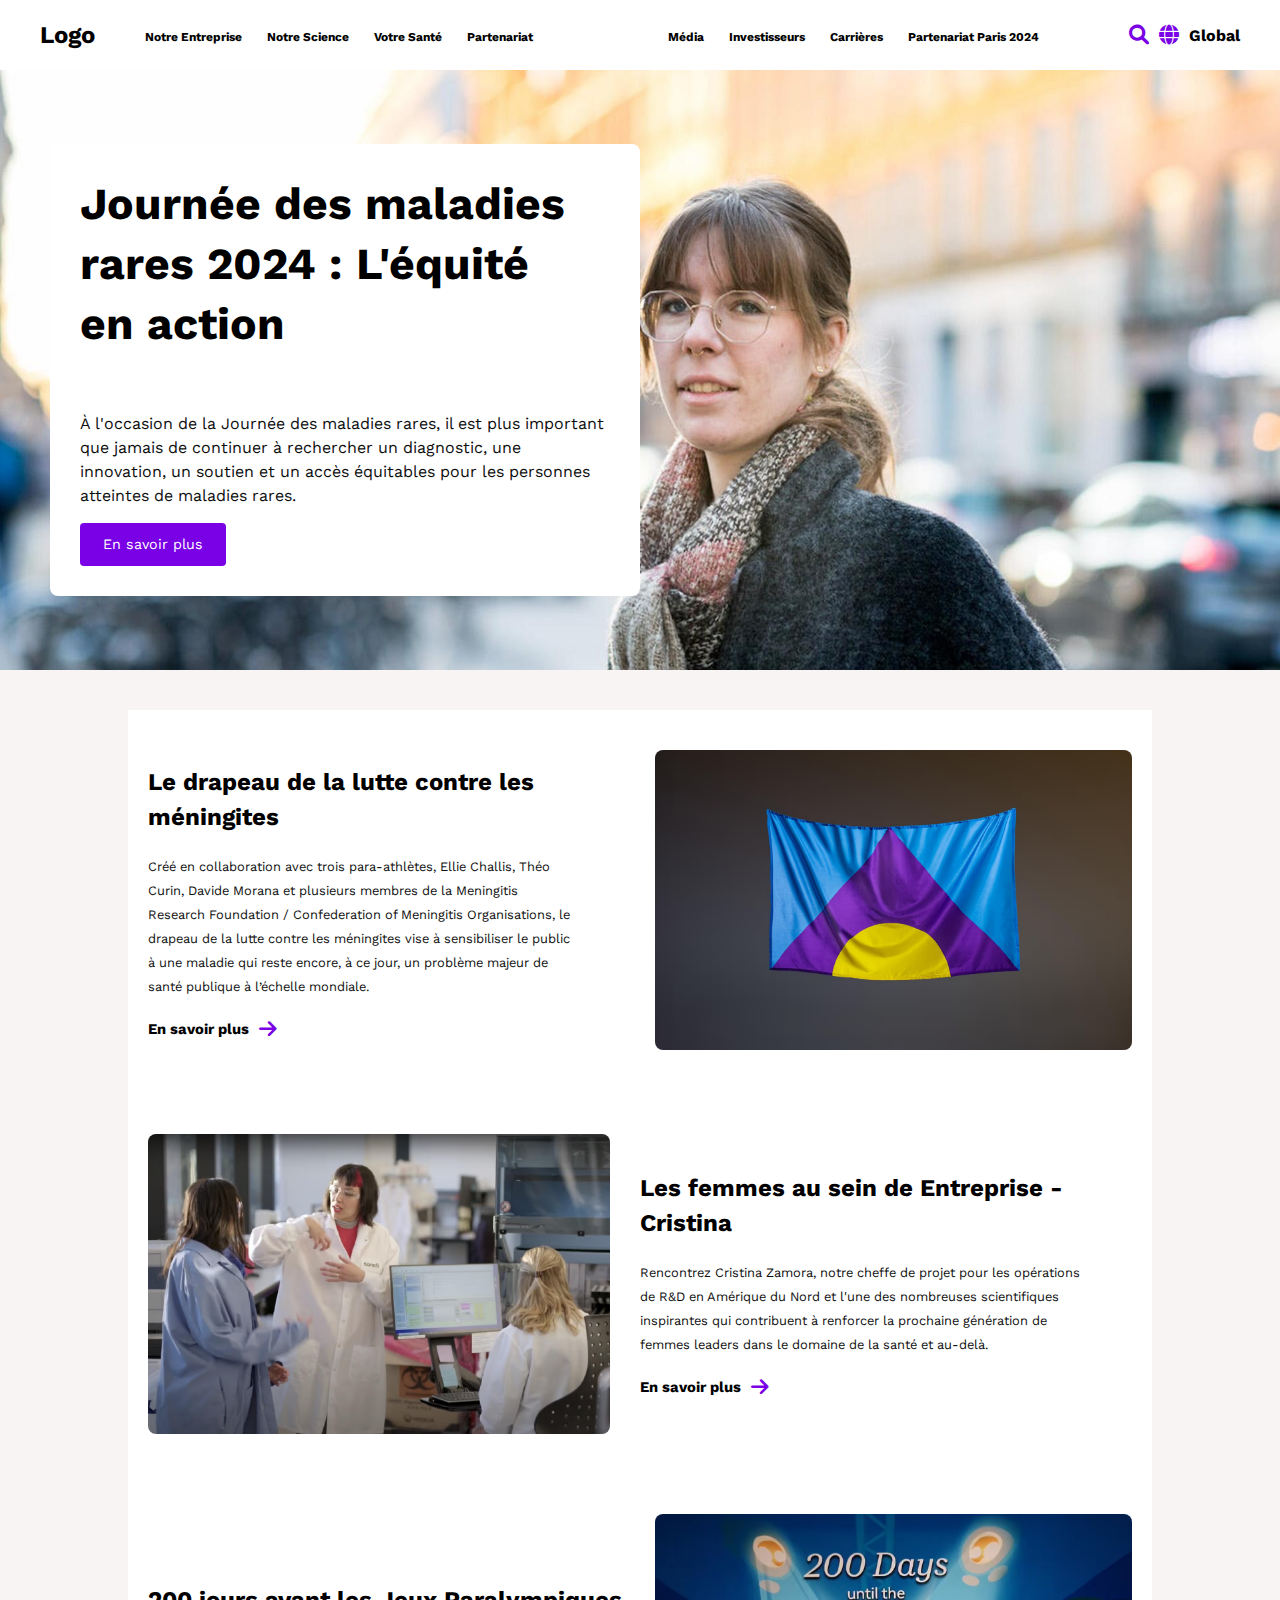
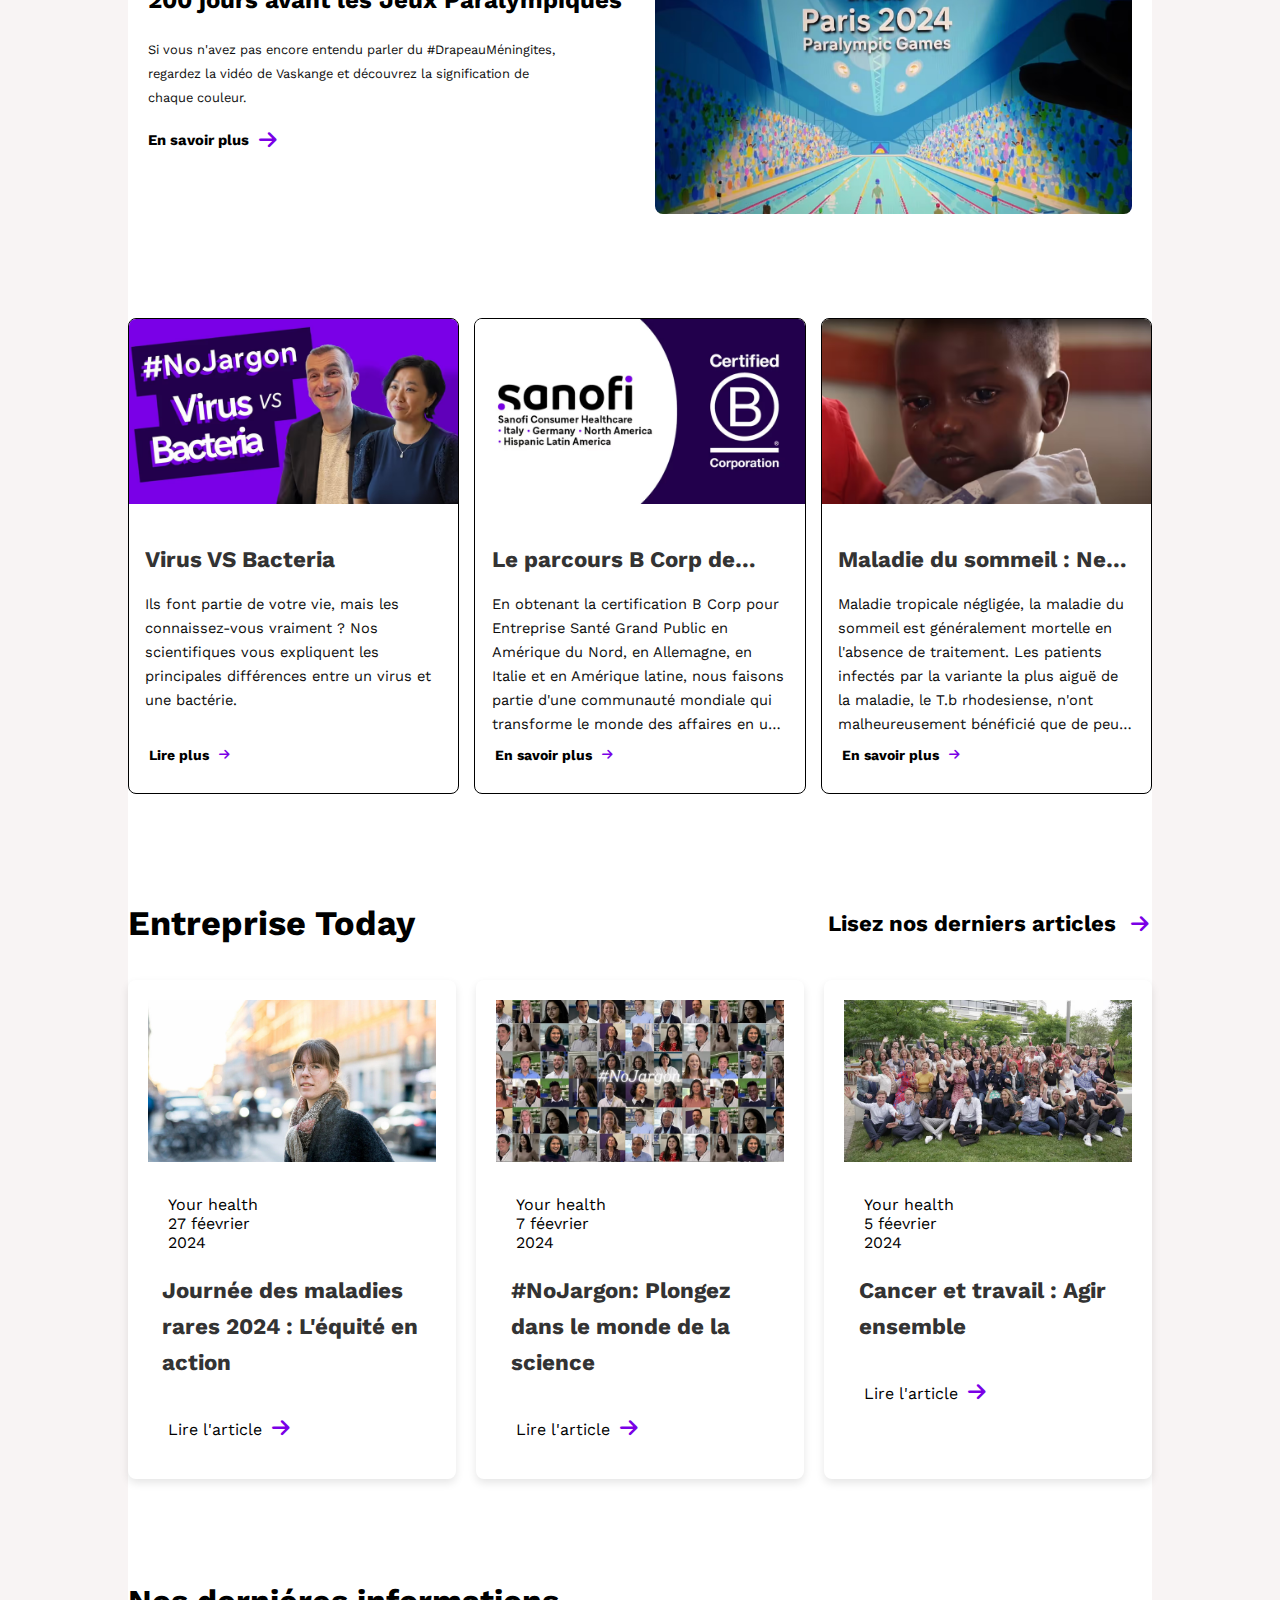
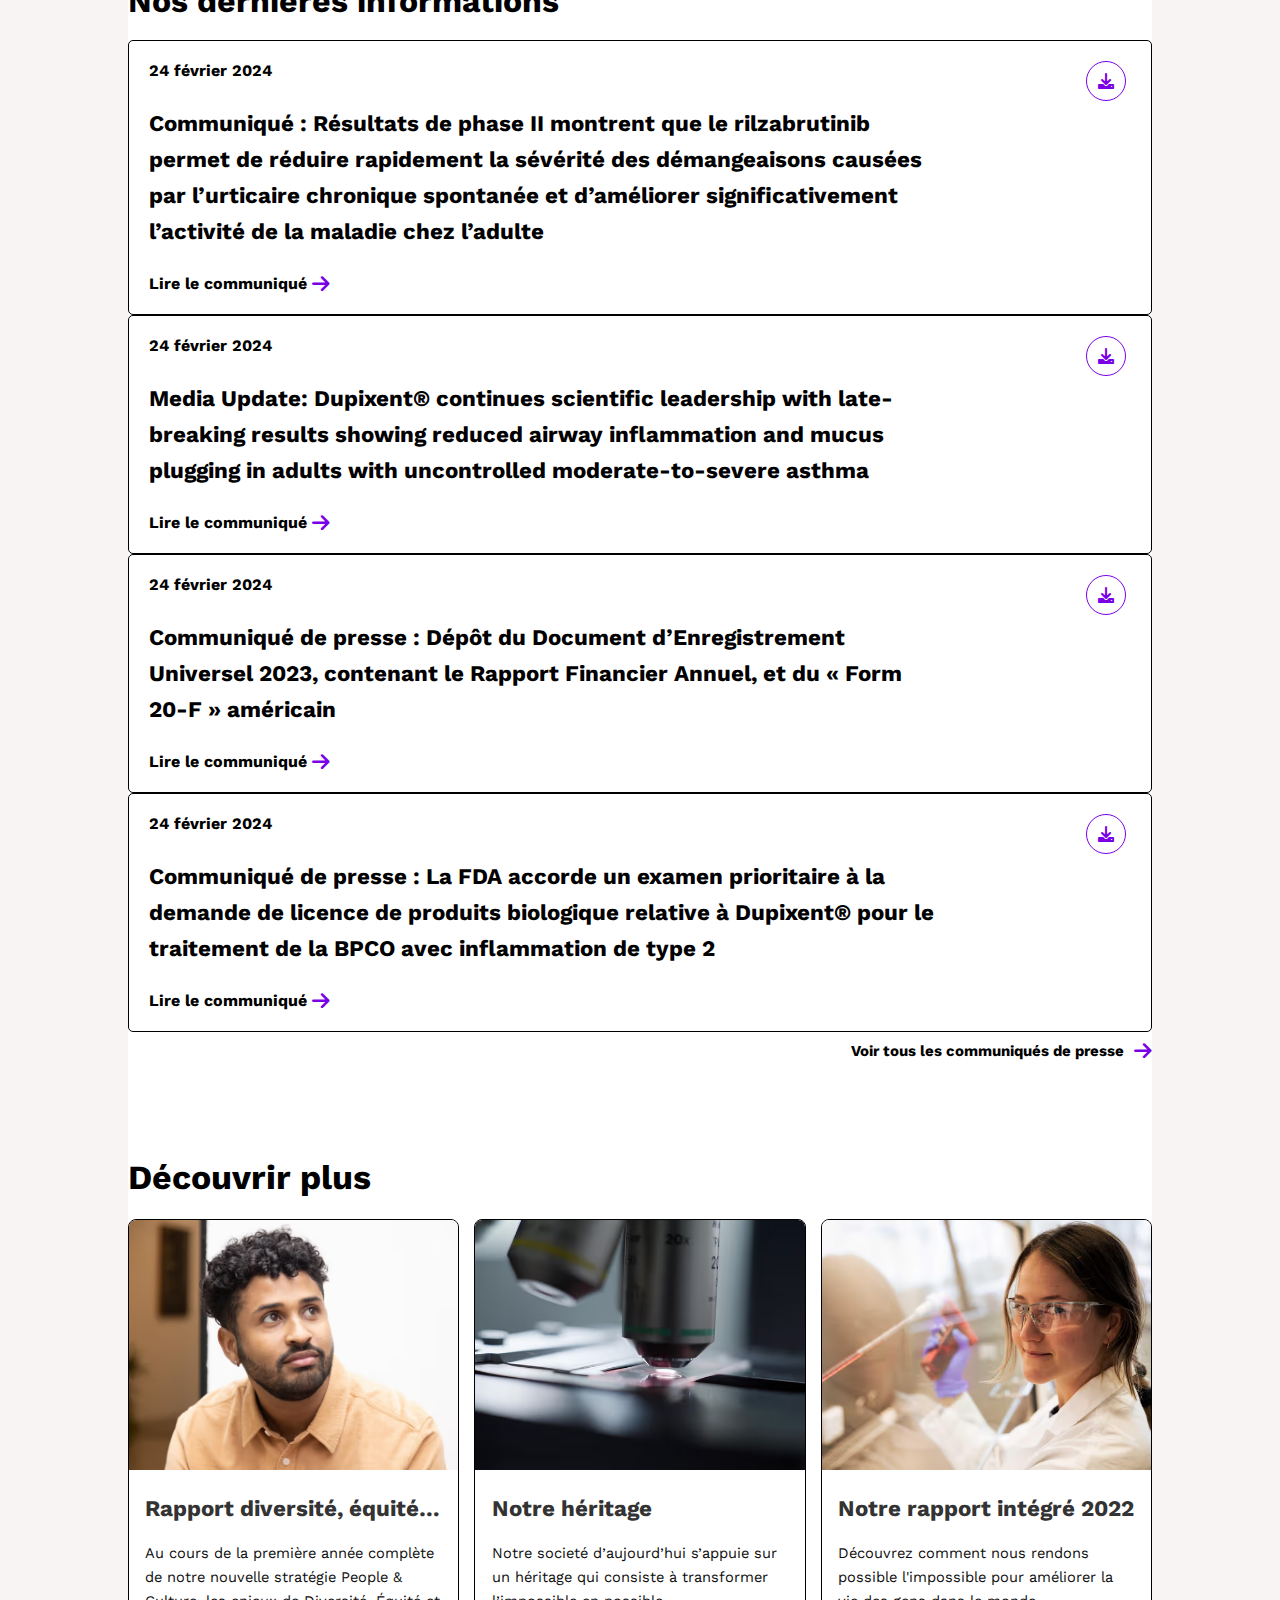
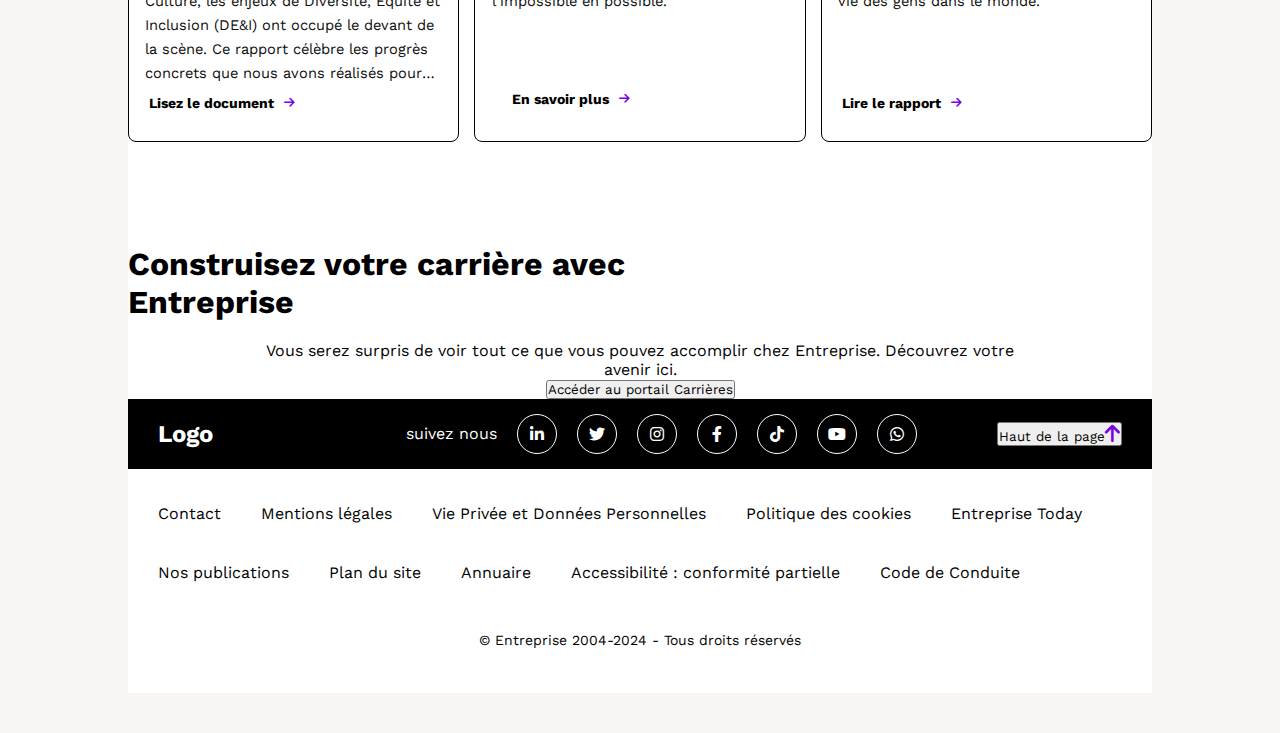
<file: index.html>
<!DOCTYPE html>
<html lang="en">

<head>
    <meta charset="UTF-8">
    <meta name="viewport" content="width=device-width, initial-scale=1.0">
    <link rel="stylesheet" href="styles.css">
    <link rel="icon" href="favicon.png" type="image/png">
    <link rel="stylesheet" href="https://cdnjs.cloudflare.com/ajax/libs/font-awesome/6.0.0-beta3/css/all.min.css">

    <title>BOUZID IMANE</title>
</head>

<body>
    <header>
        <nav class="nav-bar">
            <div class="nav-left">
                <div class="logo">
                    <a href="#">Logo</a>
                </div>
                <div class="links">
                    <a href="#">Notre Entreprise</a>
                    <a href="#">Notre Science</a>
                    <a href="#">Votre Santé</a>
                    <a href="#">Partenariat</a>

                </div>

            </div>
            <div class="nav-right">
                <div class="links">
                    <a href="#">Média</a>
                    <a href="#">Investisseurs</a>
                    <a href="#">Carrières</a>
                    <a href="#">Partenariat Paris 2024</a>

                </div>
                <div class="icons">
                    <i class="fas fa-search"></i>
                    <i class="fas fa-globe"></i>
                    <span>Global</span>
                </div>
            </div>
            </div>
        </nav>
        <div class="main">
            <div>
                <h2>Journée des maladies rares 2024 : L'équité en action</h2>
                <p>À l'occasion de la Journée des maladies rares,
                    il est plus important que jamais de continuer à rechercher un diagnostic,
                    une innovation, un soutien et un accès équitables pour les personnes atteintes de maladies rares.
                </p>
                <button>En savoir plus</button>
            </div>
        </div>
        
        <div class="main2">
            <div class="sectionUne">
                <div class="text">
                    <h2>Le drapeau de la lutte contre les méningites</h2>
                    <p>Créé en collaboration avec trois para-athlètes, Ellie Challis,
                        Théo Curin, Davide Morana et plusieurs membres de la
                        Meningitis Research Foundation / Confederation of Meningitis
                        Organisations, le drapeau de la lutte contre les méningites vise
                        à sensibiliser le public à une maladie qui reste encore, à ce
                        jour, un problème majeur de santé publique à l’échelle
                        mondiale.</p>
                    <button>En savoir plus
                        <i class="fas fa-arrow-right"></i>
                    </button>


                </div>
                <div class="image">
                    <img src="sectionOne-img1.png">
                </div>
            </div>

            <div class="sectionDeux">
                <div class="image2">
                    <img src="sectionOne-img2.png" alt="Section Image">
                </div>
                <div class="text2">
                    <h2>Les femmes au sein de
                        Entreprise - Cristina</h2>
                    <p>Rencontrez Cristina Zamora, notre cheffe de projet pour les
                        opérations de R&D en Amérique du Nord et l'une des
                        nombreuses scientifiques inspirantes qui contribuent à
                        renforcer la prochaine génération de femmes leaders dans le
                        domaine de la santé et au-delà.</p>
                    <button>En savoir plus
                        <i class="fas fa-arrow-right"></i>
                    </button>
                </div>
            </div>


            <div class="sectionTrois">
                <div class="text3">
                    <h2>200 jours avant les Jeux
                        Paralympiques</h2>
                    <p>Si vous n'avez pas encore entendu parler du
                        #DrapeauMéningites, regardez la vidéo de Vaskange et
                        découvrez la signification de chaque couleur.</p>
                    <button>En savoir plus
                        <i class="fas fa-arrow-right"></i>
                    </button>


                </div>
                <div class="image3">
                    <img src="sectionOne-img3.png">
                </div>
            </div>

            <div class="cards-container">
                <div class="card">
                    <div class="imgcard1">
                        <img src="sectionTwo-img1.png">
                    </div>
                    <h3>Virus VS Bacteria</h3>
                    <p>Ils font partie de votre vie, mais les
                        connaissez-vous vraiment ? Nos scientifiques
                        vous expliquent les principales différences
                        entre un virus et une bactérie.
                    </p>
                    <a href="">Lire plus
                        <i class="fas fa-arrow-right"></i>
                    </a>
                </div>

                <div class="card">
                    <div class="imgcard1">
                        <img src="sectionTwo-img2.png">
                    </div>
                    <h3>Le parcours B Corp de Notre
                        Santé Grand Public</h3>
                    <p>En obtenant la certification B Corp pour
                        Entreprise Santé Grand Public en Amérique du
                        Nord, en Allemagne, en Italie et en Amérique
                        latine, nous faisons partie d'une communauté
                        mondiale qui transforme le monde des
                        affaires en une force pour le bien.
                    </p>
                    <a href="">En savoir plus
                        <i class="fas fa-arrow-right"></i>
                    </a>
                </div>

                <div class="card">
                    <div class="imgcard1">
                        <img src="sectionTwo-img3.png">
                    </div>
                    <h3>Maladie du sommeil : Ne
                        laisser personne de côté</h3>
                    <p>Maladie tropicale négligée, la maladie du
                        sommeil est généralement mortelle en
                        l'absence de traitement. Les patients infectés
                        par la variante la plus aiguë de la maladie, le
                        T.b rhodesiense, n'ont malheureusement
                        bénéficié que de peu d'innovations en
                        matière de traitement. Mais l'espoir pointe à
                        l'horizon. Pour ces patients, nous voyons le
                        potentiel du premier traitement oral pour
                        cette variante de la maladie,
                        soutenant ainsi l'objectif d'élimination de la
                        maladie du sommeil chez l’humain d'ici 2030.
                    </p>
                    <a href="">En savoir plus
                        <i class="fas fa-arrow-right"></i>
                    </a>
                </div>
            </div>

            <div class="cards-container2">

                <div class="titre">
                    <h2>Entreprise Today</h2>
                    <a href="#">
                        Lisez nos derniers articles
                        <i class="fas fa-arrow-right"></i>
                    </a>
                </div>

                <div class="cards-container1">
                    <div class="card">
                        <div class="img">
                            <img src="hero-img.jpeg">
                        </div>
                        <div class="info">
                            Your health
                            <br>
                            27 féevrier
                            <br> 2024
                        </div>
                        <h2>Journée des maladies rares
                            2024 : L'équité en action</h2>

                        <a href="#"> Lire l'article

                            <i class="fas fa-arrow-right"></i>
                        </a>

                    </div>

                    <div class="card">
                        <div class="img">
                            <img src="sectionTree-img2.png">
                        </div>
                        <div class="info">
                            Your health
                            <br>
                            7 féevrier
                            <br> 2024
                        </div>
                        <h2>#NoJargon: Plongez dans le
                            monde de la science</h2>

                        <a href="#"> Lire l'article

                            <i class="fas fa-arrow-right"></i>
                        </a>

                    </div>

                    <div class="card">
                        <div class="img">
                            <img src="sectionTree-img3.png">
                        </div>
                        <div class="info">
                            Your health
                            <br>
                            5 féevrier
                            <br>
                            2024
                        </div>
                        <h2>Cancer et travail : Agir
                            ensemble</h2>

                        <a href="#"> Lire l'article

                            <i class="fas fa-arrow-right"></i>
                        </a>

                    </div>



                </div>

            </div>

            <div class="cards-container3">
                <h1>Nos derniéres informations</h1>
                <div class="paragraphs">
                    <div class="paragraph">
                        <h4>24 février 2024</h4>
                        <p>Communiqué : Résultats de phase II montrent que le rilzabrutinib permet de
                            réduire rapidement la sévérité des démangeaisons causées par l’urticaire
                            chronique spontanée et d’améliorer significativement l’activité de la maladie chez
                            l’adulte</p>
                        <a href="#">Lire le communiqué
                            <i class="fas fa-arrow-right"></i>
                        </a>
                        <i class="icon fa-solid fa-download"></i>
                    </div>

                    <div class="paragraph">
                        <h4>24 février 2024</h4>
                        <p>Media Update: Dupixent® continues scientific leadership with late-breaking results
                            showing reduced airway inflammation and mucus plugging in adults with
                            uncontrolled moderate-to-severe asthma</p>
                        <a href="#">Lire le communiqué
                            <i class="fas fa-arrow-right"></i>
                        </a>
                        <i class="icon fa-solid fa-download"></i>
                    </div>


                    <div class="paragraph">
                        <h4>24 février 2024</h4>
                        <p>Communiqué de presse : Dépôt du Document d’Enregistrement Universel 2023,
                            contenant le Rapport Financier Annuel, et du « Form 20-F » américain</p>
                        <a href="#">Lire le communiqué
                            <i class="fas fa-arrow-right"></i>
                        </a>
                        <i class="icon fa-solid fa-download"></i>
                    </div>


                    <div class="paragraph">
                        <h4>24 février 2024</h4>
                        <p>Communiqué de presse : La FDA accorde un examen prioritaire à la demande de
                            licence de produits biologique relative à Dupixent® pour le traitement de la BPCO
                            avec inflammation de type 2</p>
                        <a href="#">Lire le communiqué
                            <i class="fas fa-arrow-right"></i>
                        </a>
                        <i class="icon fa-solid fa-download"></i>
                    </div>
                    <div class="link">
                        <a href="#">Voir tous les communiqués de presse</a>
                        <i class="fas fa-arrow-right"></i>
                    </div>
                </div>


                <div class="cards-container4">
                    <h2>Découvrir plus</h2>
                    <div class="cards-container">
                        <div class="card">
                            <div class="imgcard1">
                                <img src="sectionFive-img1.png">
                            </div>
                            <h3>Rapport diversité, équité et
                                inclusion</h3>
                            <p>Au cours de la première année complète de
                                notre nouvelle stratégie People & Culture, les
                                enjeux de Diversité, Équité et Inclusion (DE&I)
                                ont occupé le devant de la scène. Ce rapport
                                célèbre les progrès concrets que nous avons
                                réalisés pour refléter la diversité dans nos
                                équipes dirigeantes, libérer tout le potentiel
                                de nos collaborateurs et collaboratrices et
                                avoir un impact sur l’environnement de travail
                                mais aussi au-delà.
                            </p>
                            <a href="">Lisez le document
                                <i class="fas fa-arrow-right"></i>
                            </a>
                        </div>

                        <div class="card">
                            <div class="imgcard1">
                                <img src="sectionFive-img2.png">
                            </div>
                            <h3>Notre héritage</h3>
                            <p>Notre societé d’aujourd’hui s’appuie sur un
                                héritage qui consiste à transformer
                                l’impossible en possible.
                                <a href="">En savoir plus
                                    <i class="fas fa-arrow-right"></i>
                                </a>
                        </div>

                        <div class="card">
                            <div class="imgcard1">
                                <img src="sectionFive-img3.png">
                            </div>
                            <h3>Notre rapport intégré 2022</h3>
                            <p>Découvrez comment nous rendons possible
                                l'impossible pour améliorer la vie des gens
                                dans le monde.
                            </p>
                            <a href="">Lire le rapport
                                <i class="fas fa-arrow-right"></i>
                            </a>
                        </div>
                    </div>





                </div>

                <div className="PreFooter">
                    <h1>Construisez votre carrière avec <br> Entreprise</h1>
                    <center>
                        <p>Vous serez surpris de voir tout ce que vous pouvez accomplir chez Entreprise. Découvrez votre
                            <br> avenir ici.</p>
                        <button><i className="fa-solid fa-arrow-up-right-from-square"></i> Accéder au portail
                            Carrières</button>
                    </center>
                </div>
            </div>

            <footer class="Footer">
                <div class="top">
                    <div class="logo">
                        <h2>Logo</h2>
                    </div>
                    <div class="right">
                        <div class="links">
                            <span>suivez nous</span>
                            <i class="fab fa-linkedin-in"></i>
                            <i class="fab fa-twitter"></i>
                            <i class="fab fa-instagram"></i>
                            <i class="fab fa-facebook-f"></i>
                            <i class="fab fa-tiktok"></i>
                            <i class="fab fa-youtube"></i>
                            <i class="fab fa-whatsapp"></i>
                        </div>
                        <div class="hautPage">
                            <button>Haut de la page<i class="fas fa-arrow-up"></i></button>
                        </div>
                    </div>
                </div>
                <div class="buttom">
                    <div class="links">
                        <a href="#">Contact</a>
                        <a href="#">Mentions légales</a>
                        <a href="#">Vie Privée et Données Personnelles</a>
                        <a href="#">Politique des cookies</a>
                        <a href="#">Entreprise Today</a>
                        <a href="#">Nos publications</a>
                        <a href="#">Plan du site</a>
                        <a href="#">Annuaire</a>
                        <a href="#">Accessibilité : conformité partielle</a>
                        <a href="#">Code de Conduite</a>
                    </div>
                    <p>© Entreprise 2004-2024 - Tous droits réservés</p>
                </div>
            </footer>

        </div>
    </header>
</body>

</html>
</file>
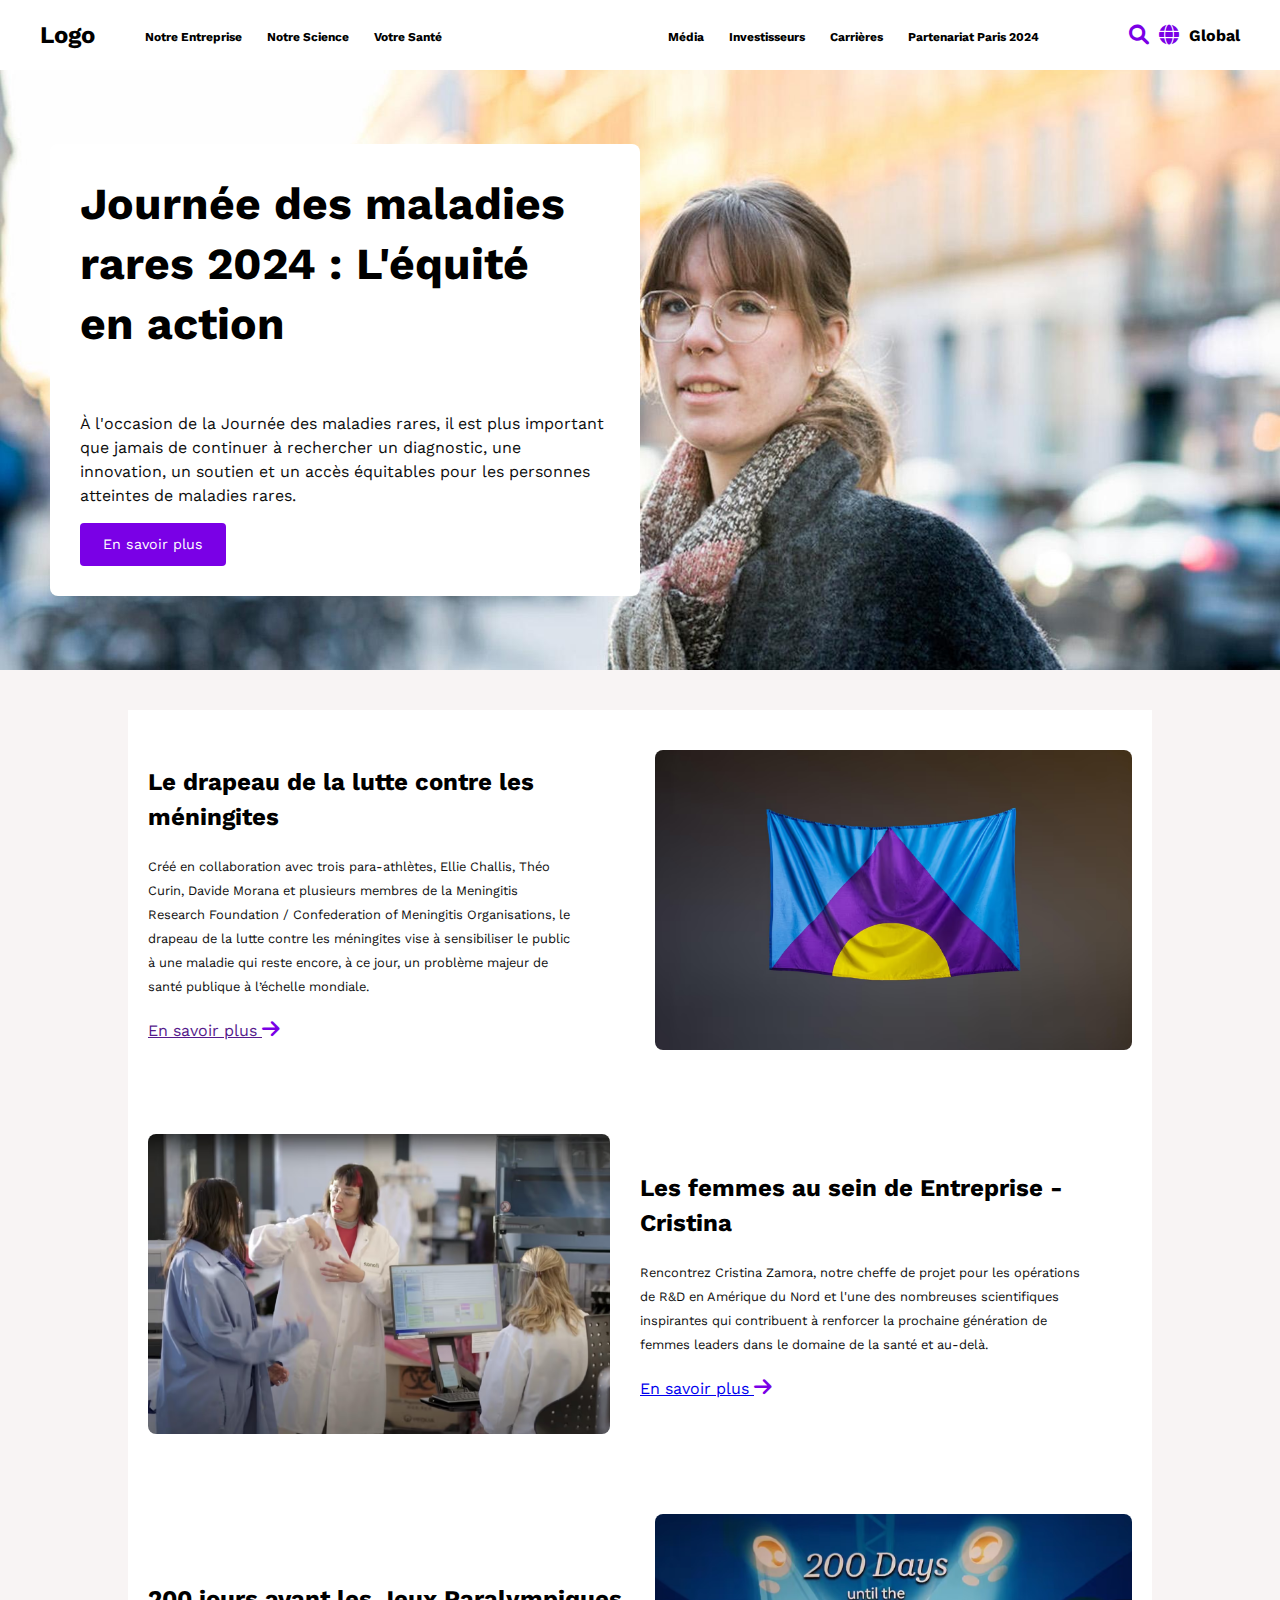
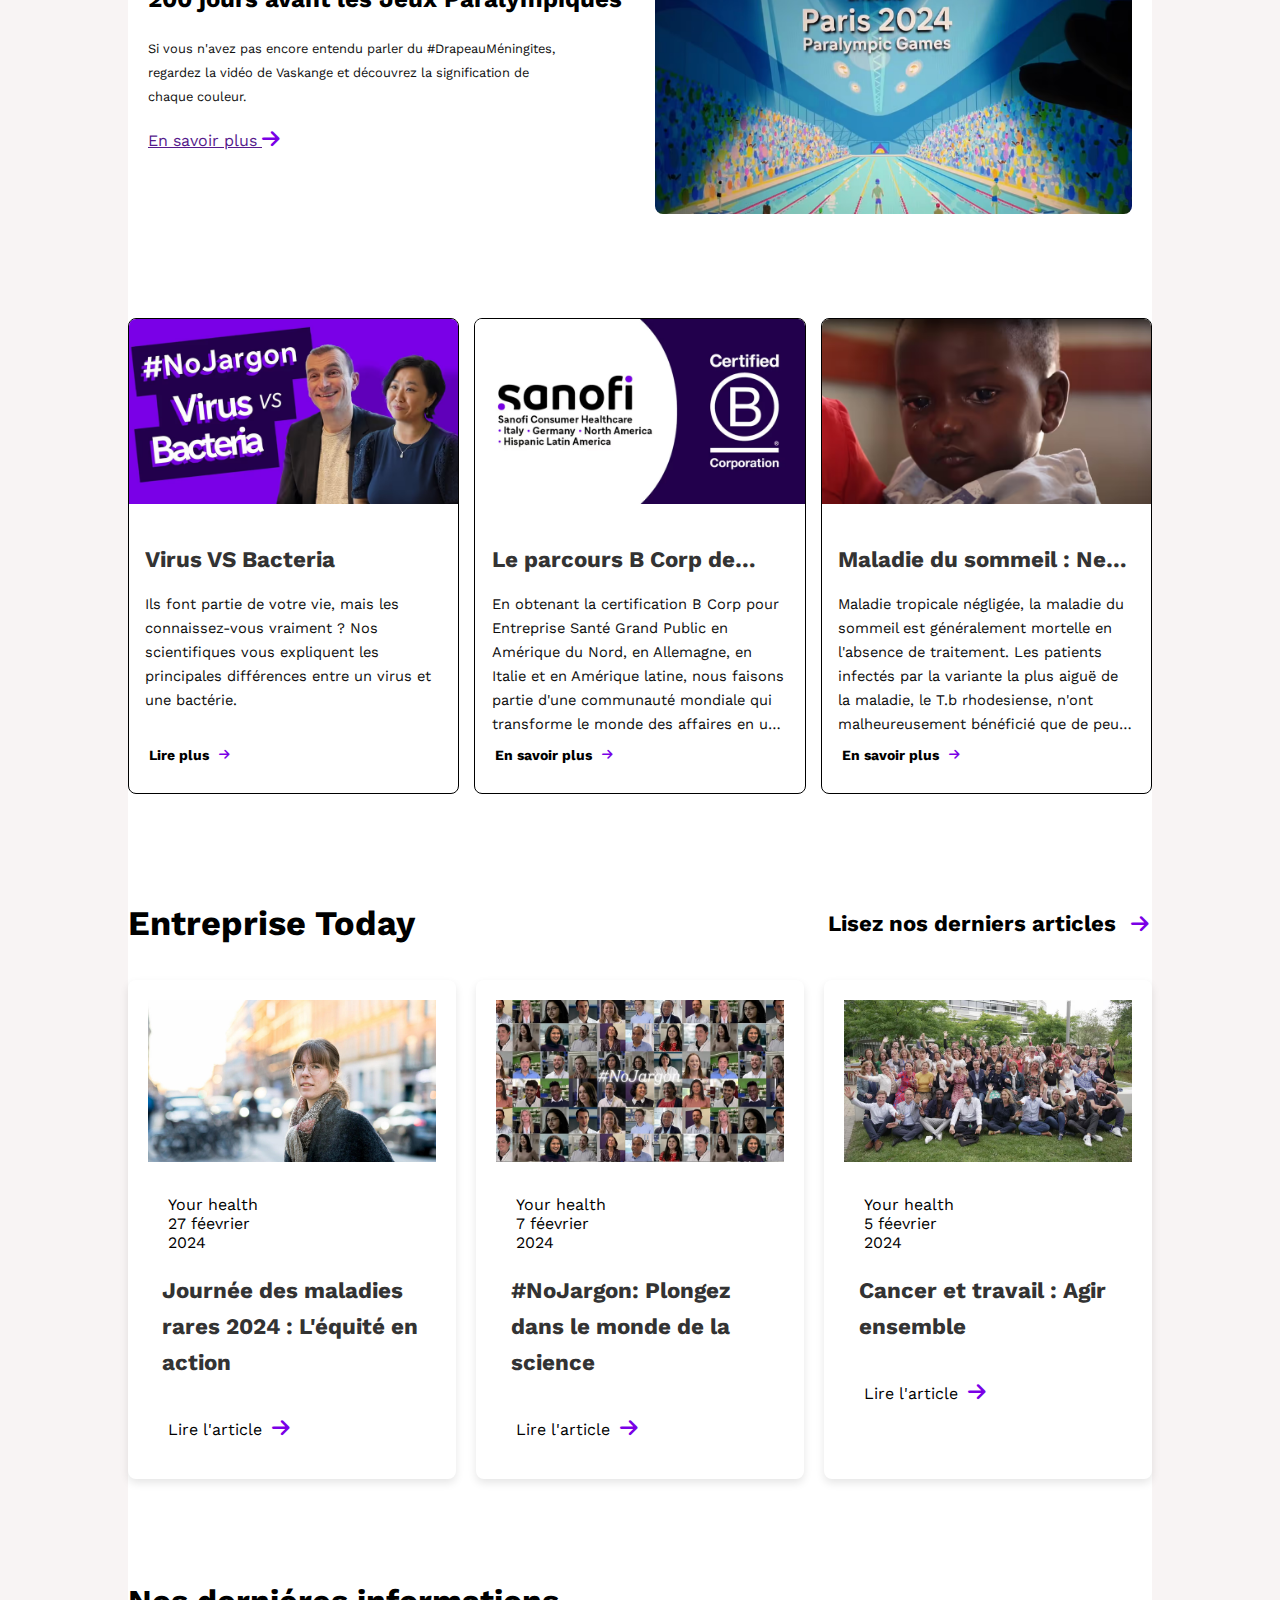
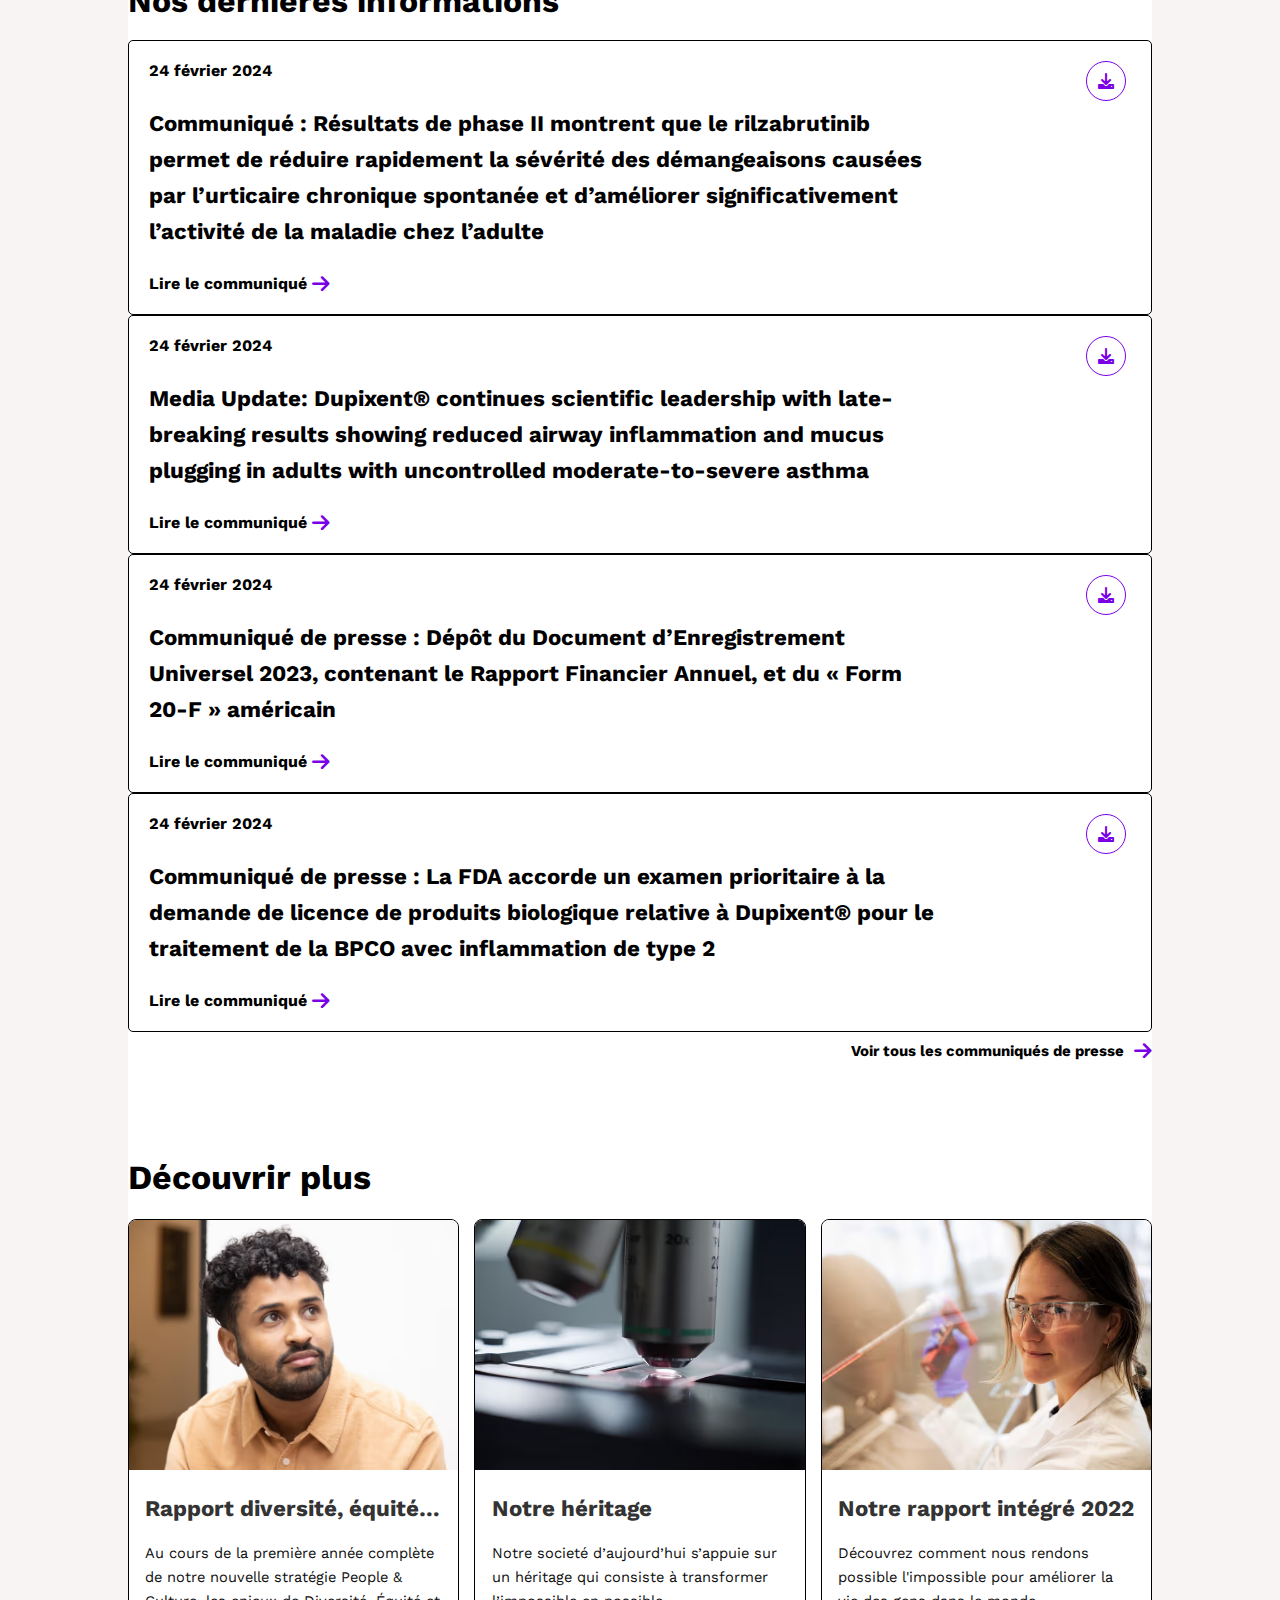
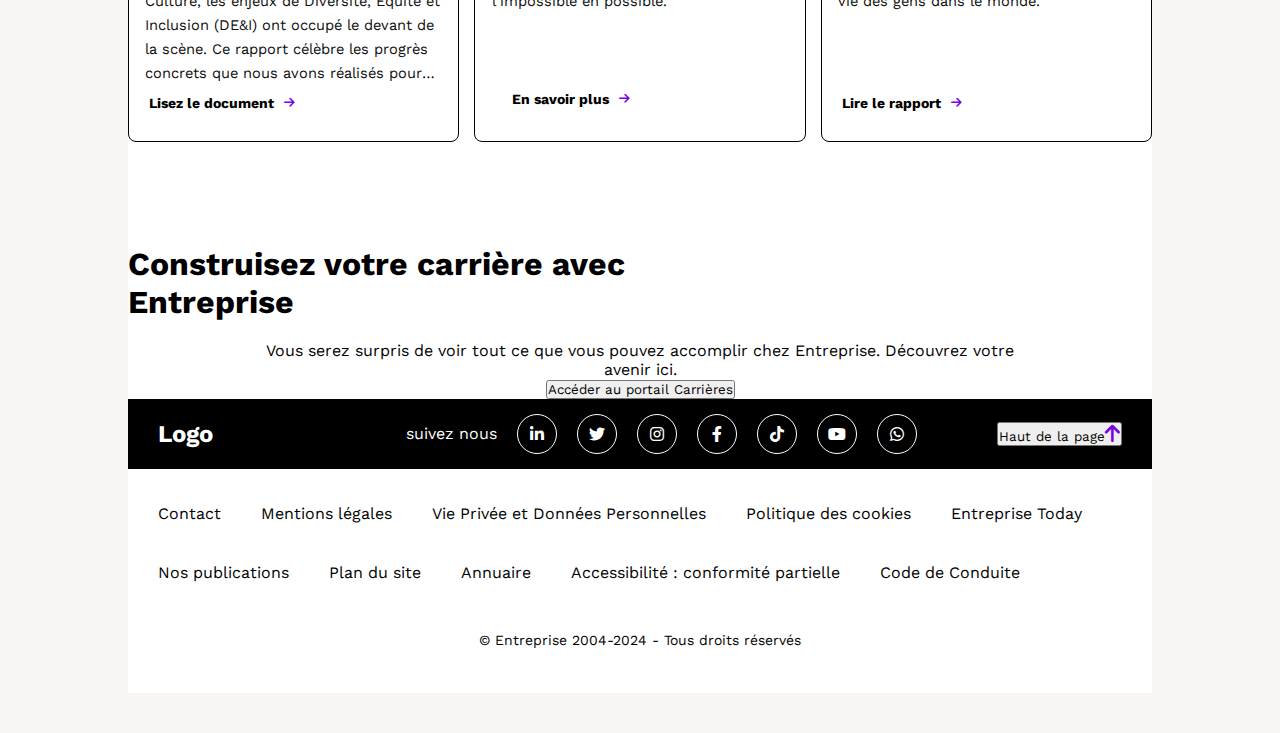
<file: index1.html>
<!DOCTYPE html>
<html lang="en">
<head>
    <meta charset="UTF-8">
    <meta name="viewport" content="width=device-width, initial-scale=1.0">
    <link rel="stylesheet" href="styles.css">
    <link rel="icon" href="favicon.png" type="image/png">
    <link rel="stylesheet" href="https://cdnjs.cloudflare.com/ajax/libs/font-awesome/6.0.0-beta3/css/all.min.css">

    <title>BOUZID IMANE</title>
</head>
<body>
    <header>
    <nav class="nav-bar">
        <div class="nav-left" >
            <div class="logo">
                <a href="#">Logo</a>
            </div>
            <div class="links">
                <a href="#">Notre Entreprise</a>
                <a href="#">Notre Science</a>
                <a href="#">Votre Santé</a>

            </div>

        </div>
        <div class="nav-right">
            <div class="links">
                <a href="#">Média</a>
                <a href="#">Investisseurs</a>
                <a href="#">Carrières</a>
                <a href="#">Partenariat Paris 2024</a>

            </div>
            <div class="icons">
                <i class="fas fa-search"></i>
                <i class="fas fa-globe"></i>
                <span >Global</span>
            </div>
        </div>
    </div>
    </nav>
    <div class="main">
        <div>
            <h2>Journée des maladies rares 2024 : L'équité en action</h2>
            <p>À l'occasion de la Journée des maladies rares,
                 il est plus important que jamais de continuer à rechercher un diagnostic,
                  une innovation, un soutien et un accès équitables pour les personnes atteintes de maladies rares.</p>
            <button>En savoir plus</button>
        </div>
    </div>
    <div class="main2">
        <div class="sectionUne">
            <div class="text">
                <h2>Le drapeau de la lutte contre les méningites</h2>
                <p>Créé en collaboration avec trois para-athlètes, Ellie Challis,
Théo Curin, Davide Morana et plusieurs membres de la
Meningitis Research Foundation / Confederation of Meningitis
Organisations, le drapeau de la lutte contre les méningites vise
à sensibiliser le public à une maladie qui reste encore, à ce
jour, un problème majeur de santé publique à l’échelle
mondiale.</p>
                <a href="">En savoir plus
                    <i class="fas fa-arrow-right"></i>
                </a>
 

            </div>
            <div class="image">
                <img src="sectionOne-img1.png" >
            </div>
        </div>

        <div class="sectionDeux">
            <div class="image2">
                <img src="sectionOne-img2.png" alt="Section Image">
            </div>
            <div class="text2">
                <h2>Les femmes au sein de
                    Entreprise - Cristina</h2>
                <p>Rencontrez Cristina Zamora, notre cheffe de projet pour les
                    opérations de R&D en Amérique du Nord et l'une des
                    nombreuses scientifiques inspirantes qui contribuent à
                    renforcer la prochaine génération de femmes leaders dans le
                    domaine de la santé et au-delà.</p>
                <a href="#">En savoir plus
                    <i class="fas fa-arrow-right"></i>
                </a>
            </div>
        </div>
        

        <div class="sectionTrois">
            <div class="text3">
                <h2>200 jours avant les Jeux
                    Paralympiques</h2>
                <p>Si vous n'avez pas encore entendu parler du
                    #DrapeauMéningites, regardez la vidéo de Vaskange et
                    découvrez la signification de chaque couleur.</p>
                <a href="">En savoir plus
                    <i class="fas fa-arrow-right"></i>
                </a>
 

            </div>
            <div class="image3">
                <img src="sectionOne-img3.png" >
            </div>
        </div>

        <div class="cards-container">
            <div class="card">
                <div class="imgcard1">
                    <img src="sectionTwo-img1.png">
                </div>
                <h3>Virus VS Bacteria</h3>
                <p>Ils font partie de votre vie, mais les
                    connaissez-vous vraiment ? Nos scientifiques
                    vous expliquent les principales différences
                    entre un virus et une bactérie.
                </p>
                <a href="">Lire plus
                    <i class="fas fa-arrow-right"></i>
                </a>
            </div>
        
            <div class="card">
                <div class="imgcard1">
                    <img src="sectionTwo-img2.png">
                </div>
                <h3>Le parcours B Corp de Notre
                    Santé Grand Public</h3>
                <p>En obtenant la certification B Corp pour
                    Entreprise Santé Grand Public en Amérique du
                    Nord, en Allemagne, en Italie et en Amérique
                    latine, nous faisons partie d'une communauté
                    mondiale qui transforme le monde des
                    affaires en une force pour le bien.
                </p>
                <a href="">En savoir plus
                    <i class="fas fa-arrow-right"></i>
                </a>
            </div>
        
            <div class="card">
                <div class="imgcard1">
                    <img src="sectionTwo-img3.png">
                </div>
                <h3>Maladie du sommeil : Ne
                    laisser personne de côté</h3>
                <p>Maladie tropicale négligée, la maladie du
                    sommeil est généralement mortelle en
                    l'absence de traitement. Les patients infectés
                    par la variante la plus aiguë de la maladie, le
                    T.b rhodesiense, n'ont malheureusement
                    bénéficié que de peu d'innovations en
                    matière de traitement. Mais l'espoir pointe à
                    l'horizon. Pour ces patients, nous voyons le
                    potentiel du premier traitement oral pour
                    cette variante de la maladie,
                    soutenant ainsi l'objectif d'élimination de la
                    maladie du sommeil chez l’humain d'ici 2030.
                </p>
                <a href="">En savoir plus
                    <i class="fas fa-arrow-right"></i>
                </a>
            </div>
        </div>
        
        <div class="cards-container2">

            <div class="titre">
                <h2>Entreprise Today</h2>
                <a href="#" >
                    Lisez nos derniers articles
                    <i class="fas fa-arrow-right"></i>
                </a>
            </div>

            <div class="cards-container1">
                <div class="card">
                    <div class="img">
                        <img src="hero-img.jpeg">
                    </div>
                    <div class="info">
                    Your health
                        <br>
                        27 féevrier
                        <br> 2024
                    </div>
                    <h2>Journée des maladies rares
                        2024 : L'équité en action</h2>

                    <a href="#"> Lire l'article

                        <i class="fas fa-arrow-right"></i>
                    </a>

                </div>

                <div class="card">
                    <div class="img">
                        <img src="sectionTree-img2.png">
                    </div>
                    <div class="info">
                    Your health
                        <br>
                        7 féevrier
                        <br> 2024
                    </div>
                    <h2>#NoJargon: Plongez dans le
                        monde de la science</h2>

                    <a href="#"> Lire l'article

                        <i class="fas fa-arrow-right"></i>
                    </a>

                </div>

                <div class="card">
                    <div class="img">
                        <img src="sectionTree-img3.png">
                    </div>
                    <div class="info">
                    Your health
                        <br>
                        5 féevrier
                        <br>
                         2024
                    </div>
                    <h2>Cancer et travail : Agir
                        ensemble</h2>

                    <a href="#"> Lire l'article

                        <i class="fas fa-arrow-right"></i>
                    </a>

                </div>


                
            </div>

        </div>

        <div class="cards-container3">
            <h1>Nos derniéres informations</h1>
            <div class="paragraphs">
                <div class="paragraph">
                    <h4>24 février 2024</h4>
                    <p>Communiqué : Résultats de phase II montrent que le rilzabrutinib permet de
                        réduire rapidement la sévérité des démangeaisons causées par l’urticaire
                        chronique spontanée et d’améliorer significativement l’activité de la maladie chez
                        l’adulte</p>
                        <a href="#">Lire le communiqué
                            <i class="fas fa-arrow-right"></i>
                        </a>
                        <i class="icon fa-solid fa-download"></i>
                </div>

                <div class="paragraph">
                    <h4>24 février 2024</h4>
                    <p>Media Update: Dupixent® continues scientific leadership with late-breaking results
                        showing reduced airway inflammation and mucus plugging in adults with
                        uncontrolled moderate-to-severe asthma</p>
                        <a href="#">Lire le communiqué
                            <i class="fas fa-arrow-right"></i>
                        </a>
                        <i class="icon fa-solid fa-download"></i>
                </div>


                <div class="paragraph">
                    <h4>24 février 2024</h4>
                    <p>Communiqué de presse : Dépôt du Document d’Enregistrement Universel 2023,
                        contenant le Rapport Financier Annuel, et du « Form 20-F » américain</p>
                        <a href="#">Lire le communiqué
                            <i class="fas fa-arrow-right"></i>
                        </a>
                        <i class="icon fa-solid fa-download"></i>
                </div>


                <div class="paragraph">
                    <h4>24 février 2024</h4>
                    <p>Communiqué de presse : La FDA accorde un examen prioritaire à la demande de
                        licence de produits biologique relative à Dupixent® pour le traitement de la BPCO
                        avec inflammation de type 2</p>
                        <a href="#">Lire le communiqué
                            <i class="fas fa-arrow-right"></i>
                        </a>
                        <i class="icon fa-solid fa-download"></i>
                </div>
                    <div class="link">
                        <a href="#">Voir tous les communiqués de presse</a>
                        <i class="fas fa-arrow-right"></i>
                    </div>
            </div>


        <div class="cards-container4">
            <h2>Découvrir plus</h2>
            <div class="cards-container">
                <div class="card">
                    <div class="imgcard1">
                        <img src="sectionFive-img1.png">
                    </div>
                    <h3>Rapport diversité, équité et
                        inclusion</h3>
                    <p>Au cours de la première année complète de
                        notre nouvelle stratégie People & Culture, les
                        enjeux de Diversité, Équité et Inclusion (DE&I)
                        ont occupé le devant de la scène. Ce rapport
                        célèbre les progrès concrets que nous avons
                        réalisés pour refléter la diversité dans nos
                        équipes dirigeantes, libérer tout le potentiel
                        de nos collaborateurs et collaboratrices et
                        avoir un impact sur l’environnement de travail
                        mais aussi au-delà.
                    </p>
                    <a href="">Lisez le document
                        <i class="fas fa-arrow-right"></i>
                    </a>
                </div>
            
                <div class="card">
                    <div class="imgcard1">
                        <img src="sectionFive-img2.png">
                    </div>
                    <h3>Notre héritage</h3>
                    <p>Notre societé d’aujourd’hui s’appuie sur un
                        héritage qui consiste à transformer
                        l’impossible en possible.
                    <a href="">En savoir plus
                        <i class="fas fa-arrow-right"></i>
                    </a>
                </div>
            
                <div class="card">
                    <div class="imgcard1">
                        <img src="sectionFive-img3.png">
                    </div>
                    <h3>Notre rapport intégré 2022</h3>
                    <p>Découvrez comment nous rendons possible
                        l'impossible pour améliorer la vie des gens
                        dans le monde.
                    </p>
                    <a href="">Lire le rapport
                        <i class="fas fa-arrow-right"></i>
                    </a>
                </div>
            </div>





        </div>
    
        <div className="PreFooter">
            <h1>Construisez votre carrière avec <br> Entreprise</h1>
           <center> <p>Vous serez surpris de voir tout ce que vous pouvez accomplir chez Entreprise. Découvrez votre <br> avenir ici.</p>
            <button><i className="fa-solid fa-arrow-up-right-from-square"></i> Accéder au portail Carrières</button></center>
        </div>
        </div>

        <footer class="Footer">
            <div class="top">
                <div class="logo">
                    <h2>Logo</h2>
                </div>
                <div class="right">
                    <div class="links">
                        <span>suivez nous</span>
                        <i class="fab fa-linkedin-in"></i>
                        <i class="fab fa-twitter"></i>
                        <i class="fab fa-instagram"></i>
                        <i class="fab fa-facebook-f"></i>
                        <i class="fab fa-tiktok"></i>
                        <i class="fab fa-youtube"></i>
                        <i class="fab fa-whatsapp"></i>
                    </div>
                    <div class="hautPage">
                        <button >Haut de la page<i class="fas fa-arrow-up"></i></button>
                    </div>
                </div>
            </div>
            <div class="buttom">
                <div class="links">
                     <a href="#">Contact</a>
                     <a href="#">Mentions légales</a>
                     <a href="#">Vie Privée et Données Personnelles</a>
                     <a href="#">Politique des cookies</a>
                     <a href="#">Entreprise Today</a>
                     <a href="#">Nos publications</a>
                     <a href="#">Plan du site</a>
                     <a href="#">Annuaire</a>
                     <a href="#">Accessibilité : conformité partielle</a>
                     <a href="#">Code de Conduite</a>
                </div>
                <p>© Entreprise 2004-2024 - Tous droits réservés</p>
            </div>
        </footer>
        
    </div>
    </header>
</body>
</html>
</file>
<file: styles.css>
@import url('https://fonts.googleapis.com/css2?family=Work+Sans:ital,wght@0,100..900;1,100..900&display=swap');


* {
    margin: 0;
    padding: 0;
    box-sizing: border-box;
    font-family: "Work Sans", sans-serif;
    scroll-behavior: smooth;
}

:root {
    --main-color: #7A00E6;
}

body {
    background-color: #f8f4f4;
    overflow-x: hidden;
}

.logo a {
    display: flex;
    align-items: center;
    color: black;
    text-decoration: none;
    font-size: 1.5rem;
    font-weight: bold;
}

.nav-bar {
    background-color: white;
    display: flex;
    align-items: center;
    justify-content: space-between;
    padding: 0 40px;
    height: 70px;
    font-weight: 700;
}

.nav-bar .sideBtn {
    display: none;
    color: var(--main-color);
    font-size: 20px;
    cursor: pointer;
    border: 0;
    background-color: transparent;
}

.nav-left {
    display: flex;
    align-items: center;
    width: 50%;
    gap: 50px;
}

.nav-right {
    display: flex;
    align-items: center;
    justify-content: flex-end;
    width: 50%;
    gap: 70px;
}

.fas {
    font-size: 20px;
    color: #7A00E6;
}

.nav-left .links a,
.nav-right .links a {
    color: black;
    text-decoration: none;
    margin-right: 20px;
}

.nav-right .icons {
    display: flex;
    align-items: center;
    gap: 10px;
}




.main {
    height: 600px;
    width: 100%;
    background: url(/hero-img.jpeg);
    background-position: center;
    background-size: cover;
    background-repeat: no-repeat;
    display: flex;
    align-items: center;
    justify-content: center;
}

.main div {
    width: 590px;
    height: 452px;
    background-color: #fff;
    padding: 30px;
    display: flex;
    flex-direction: column;
    gap: 30px;
    border-radius: 8px;
    position: absolute;
    left: 128;
    transform: translate(-50%);
}

.main h2 {
    display: block;
    width: 512.61px;
    height: 216px;
    top: 31, 75px;
    left: 32px;
    font-family: work sans;
    font-weight: 700;
    font-size: 44.44px;
    line-height: 60px;
    color: #000000;
}

.main p {
    display: block;
    width: 519, 28px;
    height: 96px;
    top: 264px;
    left: 32px;
    font-family: work sans;
    font-weight: 400;
    font-size: 14, 5px;
    line-height: 24px;
    color: #0D0D0D;
}

.main button {
    width: 146.23px;
    height: 44px;
    top: 376px;
    left: 32px;
    border-radius: 4px;
    background-color: #7A00E6;
    padding: 10px 20px;
    margin-top: -15px;
    font-size: 14.25px;
    color: #fff;
    text-align: center;
    border: 0;

}

.main2 {
    width: 80%;
    background-color: #fff;
    margin: 40px auto;
    border: #000000 1px;
    padding: 40px 0;
}

.sectionUne {
    display: flex;
    flex-direction: row;
    align-items: center;
    gap: 10px;
    justify-content: center;
    margin-bottom: 80px;
}

.sectionUne .text {
    justify-content: space-between;
    padding: 0 20px;
    display: flex;
    flex-direction: column;
    gap: 20px;
}

.sectionUne img {
    height: 300px !important;
    object-fit: cover;
}

.text {
    flex: 1;
}

.text h2 {
    width: 50%;
    font-weight: 700;
    font-size: 33, 47px;
    line-height: 45px;
    color: #000000;

}

.text p {
    width: 80%;
    font-family: work sans;
    font-weight: 400;
    font-size: 14.88px;
    line-height: 24px;
    color: #0D0D0D;
}

.text button {
    width: fit-content;
    border: 0;
    background-color: transparent;
    font-size: 14.75px;
    font-weight: 700;
    display: flex;
    align-items: center;
    cursor: pointer;
    transition: .4s;
}

.text button:hover {
    color: var(--main-color);
}

.text button i {
    margin-left: 10px;
    color: var(--main-color);
    transition: .4s;
}

.text button:hover i {
    opacity: .4;
    transform: translateX(10px);
}

.image {
    flex: 1;
    width: 10px;
    position: relative;
    align-items: center;
    justify-content: center;
    border-radius: 8px;
    margin-right: 20px;
}

.image img {
    max-width: 100%;
    height: auto;
    border-radius: 8px;
}

.sectionDeux {
    display: flex;
    justify-content: space-between;
    align-items: center;
    padding: 0 20px;
    gap: 30px;
}

.text2 {
    width: 50%;
    display: flex;
    flex-direction: column;
    gap: 20px;
    order: 2;
    display: flex;
    flex-direction: column;
}

.text2 h2 {
    width: 50%;
    font-weight: 700;
    font-size: 33, 47px;
    line-height: 45px;
    color: #000000;
}

.text2 p {
    width: 80%;
    font-weight: 400;
    font-size: 14.88px;
    line-height: 24px;
    color: #0D0D0D;

}

.image2 {
    flex: 1;
    width: 10px;
    position: relative;
    align-items: center;
    justify-content: center;
    border-radius: 8px;
    order: 1
}

.image2 img {
    display: flex;
    align-items: center;
    justify-content: center;
    max-width: 100%;
    height: 300px;
    position: relative;
    border-radius: 8px;
    object-fit: cover;
}

.text2 button {
    width: fit-content;
    border: 0;
    background-color: transparent;
    font-size: 14.75px;
    font-weight: 700;
    display: flex;
    align-items: center;
    cursor: pointer;
    transition: .4s;
}

.text2 button:hover {
    color: var(--main-color);
}

.text2 button i {
    margin-left: 10px;
    color: var(--main-color);
    transition: .4s;
    cursor: pointer;
}

.text2 button:hover i {
    opacity: .4;
    transform: translateX(10px);
}





.sectionTrois {
    display: flex;
    flex-direction: row;
    gap: 10px;
    justify-content: center;
    align-items: center;
    margin-top: 80px;
    margin-bottom: 100px;
}

.sectionTrois img {
    height: 300px !important;
    object-fit: cover;
}

.sectionTrois .text3 {
    padding: 0 20px;
    display: flex;
    flex-direction: column;
    gap: 20px;
}

.text3 {
    flex: 1;
}

.text3 h2 {
    width: 50%;
    font-family: work sans;
    font-weight: 700;
    font-size: 33, 47px;
    line-height: 45px;
    color: #000000;

}

.text3 p {
    width: 80%;
    font-weight: 400;
    font-size: 14.88px;
    line-height: 24px;
    color: #0D0D0D;

}

.text3 button {
    width: fit-content;
    border: 0;
    background-color: transparent;
    font-size: 14.75px;
    font-weight: 700;
    display: flex;
    align-items: center;
    cursor: pointer;
    transition: .4s;
}

.text3 button:hover {
    color: var(--main-color);
}

.text3 button i {
    margin-left: 10px;
    color: var(--main-color);
    transition: .4s;
}

.text3 button:hover i {
    opacity: .4;
    transform: translateX(10px);
}

.image3 {
    flex: 1;
    width: 10px;
    position: relative;
    align-items: center;
    justify-content: center;
    border-radius: 8px;
    margin-right: 20px;
}

.image3 img {
    max-width: 100%;
    height: auto;
    border-radius: 8px;
}


/* -- section 2 --  */

.cards-container {
    display: grid;
    grid-template-columns: repeat(3, 1fr);
    place-items: center;
    gap: 15px;
    margin-bottom: 10%;
}

.cards-container .card {
    position: relative;
    background-color: #fff;
    flex: 1;
    height: 100%;
    border: 1px solid black;
    border-radius: 8px;
    overflow: hidden;
    padding-bottom: 40px;
}

.card img {
    width: 100%;
    height: auto;
}

.card h3 {
    margin: 0 auto 15px auto;
    font-size: 22.31px;
    line-height: 36px;
    font-weight: 700;
    color: #333;
    width: 90%;
    overflow: hidden;
    text-overflow: ellipsis;
    display: -webkit-box;
    -webkit-line-clamp: 1;
    -webkit-box-orient: vertical;
}

.card p {
    margin: auto;
    font-size: 14.63px;
    line-height: 24px;
    width: 90%;
    color: #0D0D0D;
    overflow: hidden;
    text-overflow: ellipsis;
    display: -webkit-box;
    -webkit-line-clamp: 6;
    -webkit-box-orient: vertical;
}

.cards-container .card a {
    position: absolute;
    color: black;
    bottom: 10px;
    font-size: 14px;
    font-weight: bold;
    text-decoration: none;
    display: flex;
    align-items: center;
    transition: .4s;
}

.cards-container .card a i {
    font-size: 12px;
    margin-left: 10px;
    color: #7A00E6;
    transition: .4s;
}

.cards-container .card a:hover {
    color: var(--main-color);
}

.cards-container .card a:hover i {
    transform: translateX(5px);
}

/* -- section 3 --  */

.titre {
    display: flex;
    justify-content: space-between;
    align-items: center;
    margin-bottom: 30px;
}

.titre h2 {
    font-weight: 700;
    font-size: 34.31px;
    line-height: 54px;
    color: #000000;
}

.titre a {
    color: black;
    display: flex;
    align-items: center;
    font-weight: 700;
    font-size: 22.13px;
    line-height: 36px;
    text-decoration: none;
    margin: 0%;
    padding: 0%;
}

.titre a i {
    margin-left: 15px;
    color: #7A00E6;
    font-weight: 900;
    width: 21px;
    height: 18.01px;
    top: 3px;
    left: 1.5px;
}


.cards-container1 {
    display: flex;
    flex-wrap: wrap;
    justify-content: space-between;
    gap: 20px;
    margin-bottom: 10%;
}

.cards-container1 .card {
    flex: 1;
    min-width: 300px;
    max-width: 32%;
    box-shadow: 0 4px 8px rgba(0, 0, 0, 0.1);
    border-radius: 8px;
    overflow: hidden;
    background-color: #fff;
    padding: 20px;
}

.card img {
    width: 100%;
    height: auto;
    margin-bottom: 10%;
}

.cards-container1 .card h2 {
    margin: auto;
    font-size: 22.31px;
    line-height: 36px;
    font-weight: 700;
    color: #333;
    width: 90%;
    margin-bottom: 10%;

}

.card p {
    margin: auto;
    font-size: 14.63px;
    line-height: 24px;
    width: 90%;
    color:
        #0D0D0D;
    margin-bottom: 5%;
}

.card .info {
    margin-bottom: 20px;
    margin-left: 20px;
}

.card .info br {
    padding: 10px;
}


.card a {
    display: inline-block;
    margin: 20px;
    margin-top: 10px;
    font-size: 1rem;
    color: #000000;
    text-decoration: none;
}

.card a i {
    margin-left: 5px;
    color: #7A00E6;
}


/* -- section 4 --  */

.cards-container3 {
    margin: 0px auto;
    width: 100%;
    background-color: #fff;
    padding: 0px 0;
}

.cards-container3 h1 {
    margin-bottom: 20px;
}

.paragraphs {
    display: flex;
    flex-direction: column;
    margin-bottom: 80px;
}

.paragraph {
    position: relative;
    display: flex;
    flex-direction: column;
    gap: 20px;
    padding: 20px;
    border: 1px solid black;
    border-radius: 5px;
}

.paragraph h4 {
    font-size: 16px;
    font-weight: bold;
}

.paragraph p {
    margin: 5px 0;
    font-size: 14px;
    width: 80%;
    font-weight: 700;
    font-size: 22.31px;
    line-height: 36px;
    color: #000000;
}

.paragraph a {
    display: inline-flex;
    align-items: center;
    color: #000000;
    font-weight: 700;
    text-decoration: none;
}

.paragraph a i {
    margin-left: 5px;
    color: #7A00E6;
}

.paragraph .icon {
    position: absolute;
    right: 25px;
    display: flex;
    align-items: center;
    justify-content: center;
    color: #7A00E6;
    font-size: 16px;
    height: 40px;
    width: 40px;
    border: 1px solid var(--main-color);
    border-radius: 50%;
}


.link {
    width: fit-content;
    display: flex;
    align-items: center;
    margin-left: auto;
}

.link a {

    padding: 10px 0;
    font-size: 15px;
    font-weight: 700;
    text-decoration: none;
    color: #000000;
}

.link i {
    margin-left: 10px;
    color: #7A00E6;
}

/* -- section 5 --  */

.cards-container4 .card {
    padding-bottom: 40px;
}

.cards-container4 .card .imgcard1 {
    height: 250px;
    margin-bottom: 20px;
}

.cards-container4 .card .imgcard1 img {
    height: 250px;
    object-fit: cover;
}

.cards-container4 h2 {
    font-weight: 700;
    font-size: 33.89px;
    line-height: 54px;
    margin-bottom: 15px;
}

.prefooter {
    width: 50%;
    margin: 10px auto;
    text-align: center;
    display: flex;
    flex-direction: column;
    align-items: center;
    gap: 10px;
    padding: 20px 0;
}

.prefooter h1 {
    font-size: 33.75px;
    font-weight: 700;
    line-height: 54px;
}

.prefooter p {
    font-size: 14.5px;
    line-height: 24px;
    font-weight: 400;
    font-size: 14.5px;
}

.prefooter button {
    background-color: #7A00E6;
    color: white;
    padding: 10px 15px;
    width: 272.73px;
    border: 0;
    cursor: pointer;
    transition: .4s;
    border-radius: 4px;

    &:hover {
        opacity: .7;
    }
}




.Footer {
    .top {
        background-color: black;
        display: flex;
        align-items: center;
        justify-content: space-between;
        padding: 15px 30px;
        color: white;

        .right {
            display: flex;
            align-items: center;
            gap: 80px;

            .links {
                display: flex;
                align-items: center;
                gap: 20px;

                i {
                    border: 1px solid white;
                    height: 40px;
                    width: 40px;
                    display: flex;
                    justify-content: center;
                    align-items: center;
                    border-radius: 50%;
                    transition: .4s;
                    cursor: pointer;

                    &:hover {
                        background-color: white;
                        color: black;
                    }
                }
            }

            .hautPage {
                a {
                    background-color: transparent;
                    text-decoration: none;
                    color: white;
                    font-size: 13px;
                    font-weight: 400;
                    border: 0;
                    cursor: pointer;

                    i {
                        color: white;
                        font-size: 12px;
                        margin-left: 15px;
                    }
                }

            }
        }

    }

    .buttom {
        padding: 5px 0;

        .links {
            display: flex;
            align-items: center;
            flex-wrap: wrap;
            gap: 40px;
            margin-bottom: 20px;
            padding: 30px 30px;

            a {
                line-height: 24pxs;
                text-decoration: none;
                color: black;
                font-weight: 400;
                transition: .4s;

                &:hover {
                    opacity: .5;
                }
            }
        }

        p {
            text-align: center;
            font-size: 14px;
            font-weight: 400;
        }
    }
}


/* --- reeponsivity for nav bar ---  */

@media (max-width: 1405px) {
    .nav-bar .links a {
        font-size: 12px;
    }
}

@media (max-width: 1260px) {
    .nav-bar {
        justify-content: space-between;
    }

    .nav-bar .sideBtn {
        display: block;
    }

    .nav-bar .links {
        display: none;
    }

    .nav-left {
        width: fit-content;
    }

    .nav-right {
        width: fit-content;
    }

    .nav-bar .icons span,
    .nav-bar .icons .fa-globe {
        display: none;
    }
}

/* --- reeponsivity for hero section ---  */

@media (max-width: 1200px) {
    .main div {
        width: 450px;

        h2 {
            width: 100%;
            height: fit-content;
            font-size: 30px;
            line-height: 42px;
        }

        p {
            height: fit-content;
        }
    }
}

@media (max-width: 880px) {
    .main {
        height: 400px;
        position: relative;
        margin-bottom: 240px;
    }

    .main div {
        height: fit-content;
        bottom: -230px;
        right: 20%;
        width: 60%;
        transform: translate(0%);
    }
}

@media (max-width: 700px) {
    .main div {
        width: 80%;
        right: 10%;
    }

    .main div h2 {
        font-size: 22px;
        line-height: 30px;
    }

    .main div p {
        font-size: 14px;
    }

    .main div button {
        font-size: 12px;
        padding: 7px 15px;
        height: fit-content;
        width: fit-content;
    }
}

@media (max-width: 420px) {
    .main div {
        width: 95%;
        right: 2.5%;
    }
}

/* --- reeponsivity for section one ---  */

@media (max-width: 1400px) {

    .text,
    .text2,
    .text3 {
        h2 {
            width: 100%;
            line-height: 35px;
        }

        p {
            width: 90%;
            font-size: 12.88px;
            color: #0D0D0D;
        }
    }
}

@media (max-width: 1090px) {
    .main2 {
        width: 90%;
    }
}

@media (max-width: 970px) {

    .sectionUne,
    .sectionDeux,
    .sectionTrois {
        display: flex;
        flex-direction: column;

        .text,
        .text2,
        .text3 {
            width: 70%;
            order: 2;

            h2,
            p {
                width: 100%;
            }
        }

        .image,
        .image2,
        .image3 {
            width: 70% !important;
            max-height: 300px;
            order: 1;
            margin: 0;
            padding: 0;

            img {
                width: 100%;
                height: 300px;
            }
        }
    }
}

@media (max-width: 750px) {
    .main2 {
        width: 100%;
    }

    .sectionUne,
    .sectionDeux,
    .sectionTrois {
        display: flex;
        flex-direction: column;

        .text,
        .text2,
        .text3 {
            width: 80%;
        }

        .image,
        .image2,
        .image3 {
            width: 80% !important;
        }
    }
}


@media (max-width: 500px) {

    .text,
    .text2,
    .text3 {
        h2 {
            font-size: 20px;
            line-height: 25px;
        }

        p {
            overflow: hidden;
            text-overflow: ellipsis;
            display: -webkit-box;
            -webkit-line-clamp: 3;
            -webkit-box-orient: vertical;
        }

    }
}


/* --- reeponsivity for section two ---  */
@media (max-width: 700px) {
    .cards-container {
        grid-template-columns: 1fr;
        width: 80%;
        margin: 0 auto;
        margin-bottom: 70px;
    }

}



@media (max-width: 1010px) {
    .PreFooter {
        width: 70%;
    }
}



@media (max-width: 650px) {
    .PreFooter {
        width: 80%;
        gap: 30px;
    }
}

@media (max-width: 500px) {
    .PreFooter {
        width: 90%;
        gap: 10px;

        h2 {
            font-size: 24px;
            line-height: 28px;
        }

        p {
            margin: 20px 0;
            font-size: 13px;
        }
    }
}
</file>
